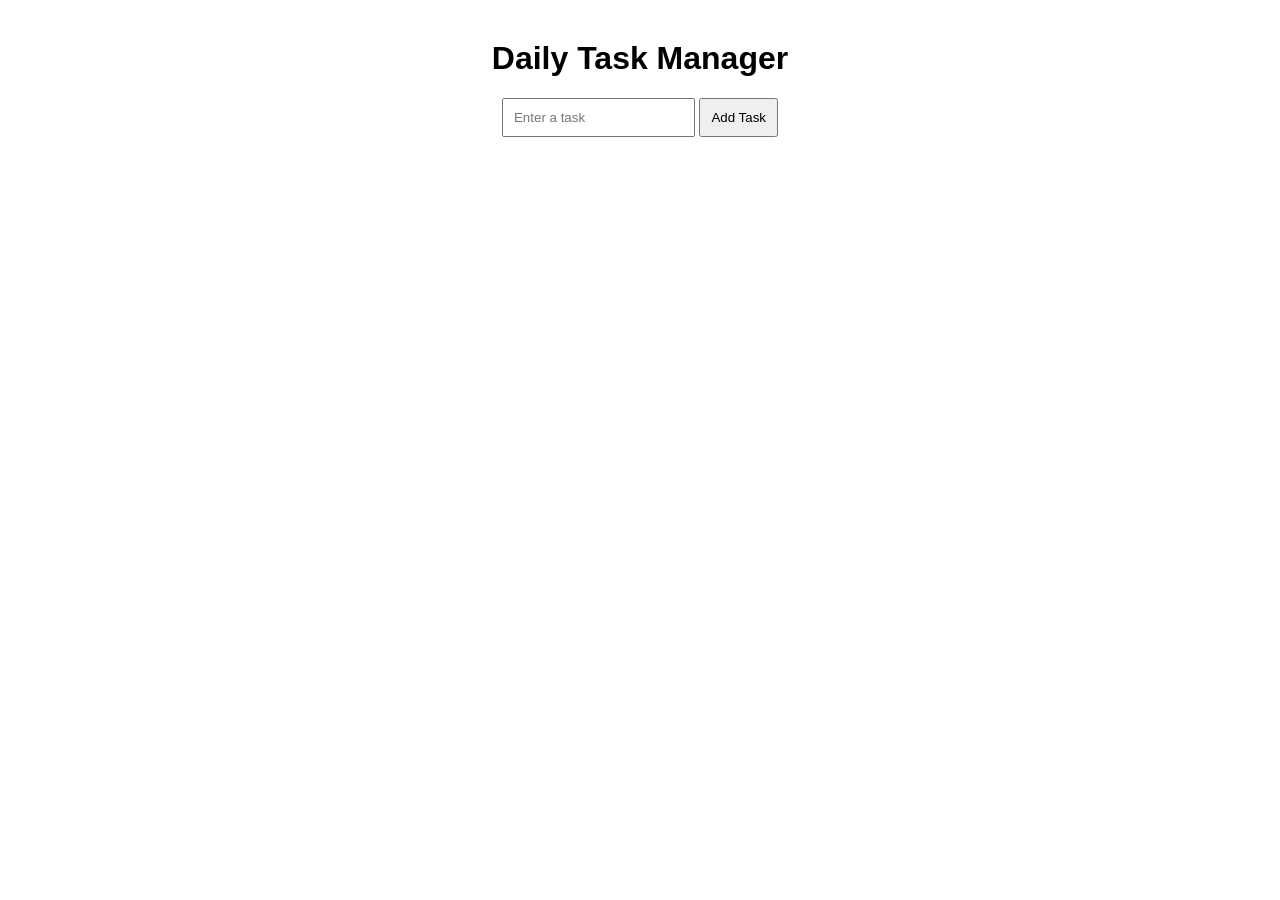
<file: index.html>
<!DOCTYPE html>
<html>
<head>
<title>Task Manager</title>
<link rel="stylesheet" href="style.css">
</head>

<body>

<h1>Daily Task Manager</h1>

<input id="taskInput" placeholder="Enter a task">
<button onclick="addTask()">Add Task</button>

<ul id="taskList"></ul>

<script src="app.js"></script>

</body>
</html>
</file>
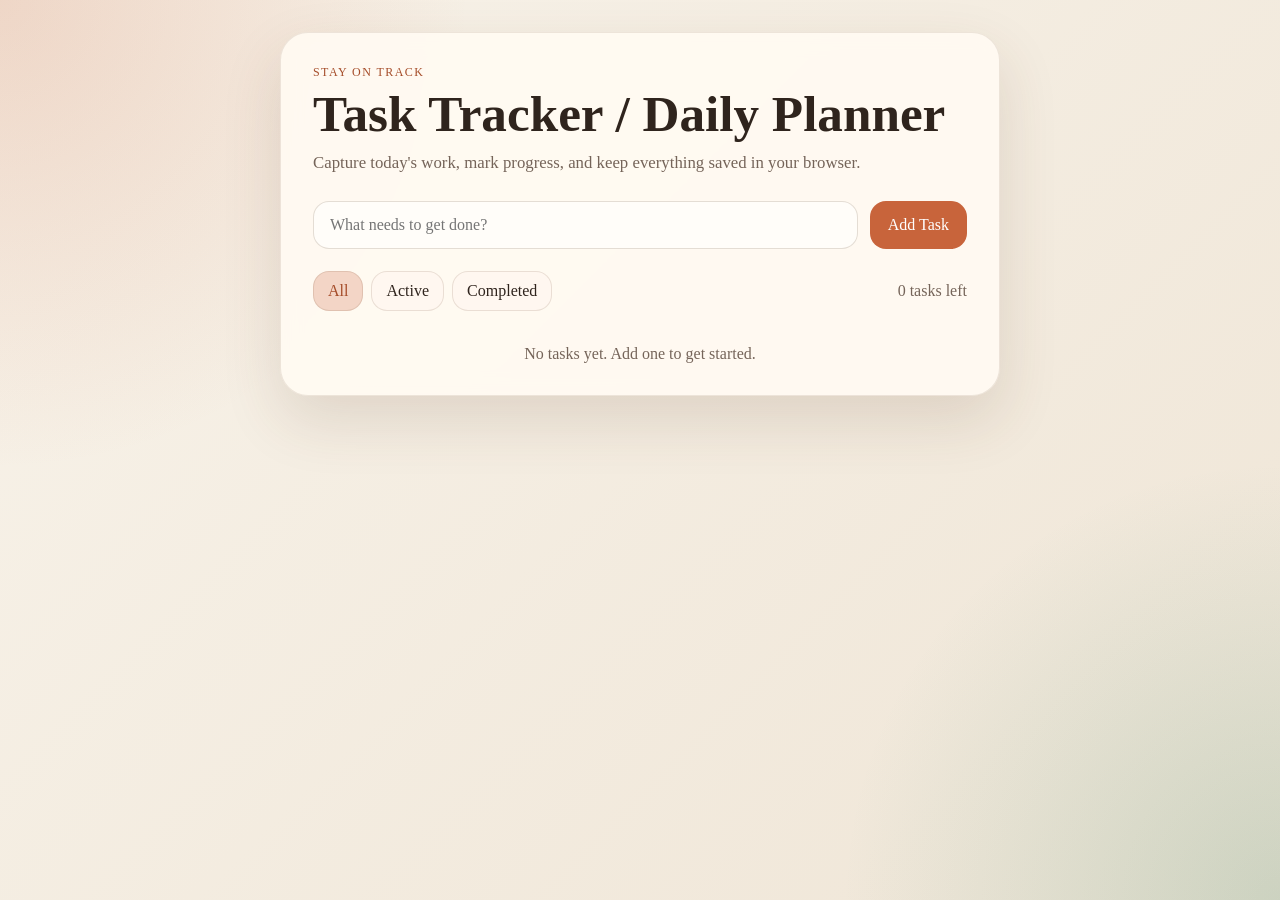
<file: android-app/app/src/main/assets/index.html>
<!DOCTYPE html>
<html lang="en">
<head>
  <meta charset="UTF-8">
  <meta name="viewport" content="width=device-width, initial-scale=1.0">
  <title>Task Tracker / Daily Planner</title>
  <link rel="stylesheet" href="style.css">
</head>
<body>
  <main class="planner">
    <section class="planner__card">
      <p class="planner__eyebrow">Stay on track</p>
      <h1>Task Tracker / Daily Planner</h1>
      <p class="planner__subtitle">Capture today's work, mark progress, and keep everything saved in your browser.</p>

      <form class="task-form" id="taskForm">
        <label class="sr-only" for="taskInput">Enter a task</label>
        <input id="taskInput" type="text" placeholder="What needs to get done?" autocomplete="off">
        <button type="submit" id="addTaskButton">Add Task</button>
      </form>

      <div class="toolbar">
        <div class="filters" id="filters" aria-label="Task filters">
          <button type="button" class="filter-button is-active" data-filter="all">All</button>
          <button type="button" class="filter-button" data-filter="active">Active</button>
          <button type="button" class="filter-button" data-filter="completed">Completed</button>
        </div>
        <p class="task-count" id="taskCount">0 tasks</p>
      </div>

      <ul id="taskList" class="task-list" aria-live="polite"></ul>
      <p id="emptyState" class="empty-state">No tasks yet. Add one to get started.</p>
    </section>
  </main>

  <script src="app.js"></script>
</body>
</html>
</file>
<file: style.css>
body{
font-family:Arial;
text-align:center;
margin-top:40px;
}

input{
padding:10px;
}

button{
padding:10px;
}

li{
list-style:none;
margin:10px;
background:#eee;
padding:10px;
}
</file>
<file: android-app/app/src/main/assets/style.css>
:root {
  --bg: #f4efe6;
  --panel: rgba(255, 250, 242, 0.95);
  --panel-border: rgba(108, 74, 48, 0.12);
  --text: #2f241d;
  --muted: #756459;
  --accent: #c8643b;
  --accent-dark: #a54c29;
  --accent-soft: #f3d5c6;
  --success: #2f7d5d;
  --surface: #fffdf9;
  --shadow: 0 24px 60px rgba(89, 59, 34, 0.14);
}

* {
  box-sizing: border-box;
}

body {
  margin: 0;
  min-height: 100vh;
  font-family: Georgia, "Times New Roman", serif;
  color: var(--text);
  background:
    radial-gradient(circle at top left, rgba(200, 100, 59, 0.2), transparent 30%),
    radial-gradient(circle at bottom right, rgba(47, 125, 93, 0.18), transparent 28%),
    linear-gradient(135deg, #f8f3ea 0%, #efe5d6 100%);
}

button,
input {
  font: inherit;
}

.planner {
  display: grid;
  place-items: center;
  padding: 32px 16px;
}

.planner__card {
  width: min(100%, 720px);
  padding: 32px;
  border: 1px solid var(--panel-border);
  border-radius: 28px;
  background: var(--panel);
  box-shadow: var(--shadow);
  backdrop-filter: blur(10px);
}

.planner__eyebrow {
  margin: 0 0 8px;
  letter-spacing: 0.12em;
  text-transform: uppercase;
  font-size: 0.75rem;
  color: var(--accent-dark);
}

h1 {
  margin: 0;
  font-size: clamp(2rem, 4vw, 3.2rem);
  line-height: 1;
}

.planner__subtitle {
  margin: 14px 0 28px;
  max-width: 560px;
  color: var(--muted);
  font-size: 1.05rem;
}

.task-form {
  display: grid;
  grid-template-columns: minmax(0, 1fr) auto;
  gap: 12px;
}

#taskInput {
  width: 100%;
  padding: 14px 16px;
  border: 1px solid rgba(108, 74, 48, 0.18);
  border-radius: 16px;
  background: var(--surface);
}

#taskInput:focus,
button:focus {
  outline: 3px solid rgba(200, 100, 59, 0.22);
  outline-offset: 2px;
}

button {
  border: 0;
  border-radius: 16px;
  padding: 14px 18px;
  cursor: pointer;
  transition: transform 0.18s ease, opacity 0.18s ease, background-color 0.18s ease;
}

button:hover {
  transform: translateY(-1px);
}

#addTaskButton {
  background: var(--accent);
  color: #fff;
}

#addTaskButton:hover {
  background: var(--accent-dark);
}

.toolbar {
  display: flex;
  justify-content: space-between;
  align-items: center;
  gap: 12px;
  margin: 22px 0 16px;
  flex-wrap: wrap;
}

.filters {
  display: flex;
  gap: 8px;
  flex-wrap: wrap;
}

.filter-button {
  padding: 10px 14px;
  border: 1px solid rgba(108, 74, 48, 0.14);
  background: #fff7f0;
  color: var(--text);
}

.filter-button.is-active {
  background: var(--accent-soft);
  color: var(--accent-dark);
}

.task-count {
  margin: 0;
  color: var(--muted);
}

.task-list {
  margin: 0;
  padding: 0;
  list-style: none;
  display: grid;
  gap: 12px;
}

.task-item {
  display: grid;
  grid-template-columns: auto 1fr auto;
  align-items: center;
  gap: 14px;
  padding: 16px;
  border-radius: 18px;
  background: var(--surface);
  border: 1px solid rgba(108, 74, 48, 0.1);
}

.task-item--completed .task-text {
  text-decoration: line-through;
  color: var(--muted);
}

.task-checkbox {
  width: 20px;
  height: 20px;
  accent-color: var(--success);
  cursor: pointer;
}

.task-text {
  overflow-wrap: anywhere;
}

.task-actions {
  display: flex;
  gap: 8px;
}

.task-action {
  padding: 10px 12px;
  border-radius: 12px;
}

.task-action--delete {
  background: #fbe3db;
  color: #7a2d19;
}

.task-action--delete:hover {
  background: #f7d3c6;
}

.empty-state {
  margin: 18px 0 0;
  color: var(--muted);
  text-align: center;
}

.sr-only {
  position: absolute;
  width: 1px;
  height: 1px;
  padding: 0;
  margin: -1px;
  overflow: hidden;
  clip: rect(0, 0, 0, 0);
  white-space: nowrap;
  border: 0;
}

@media (max-width: 640px) {
  .planner__card {
    padding: 24px;
  }

  .task-form {
    grid-template-columns: 1fr;
  }

  .task-item {
    grid-template-columns: auto 1fr;
  }

  .task-actions {
    grid-column: 1 / -1;
    justify-content: flex-end;
  }
}
</file>
